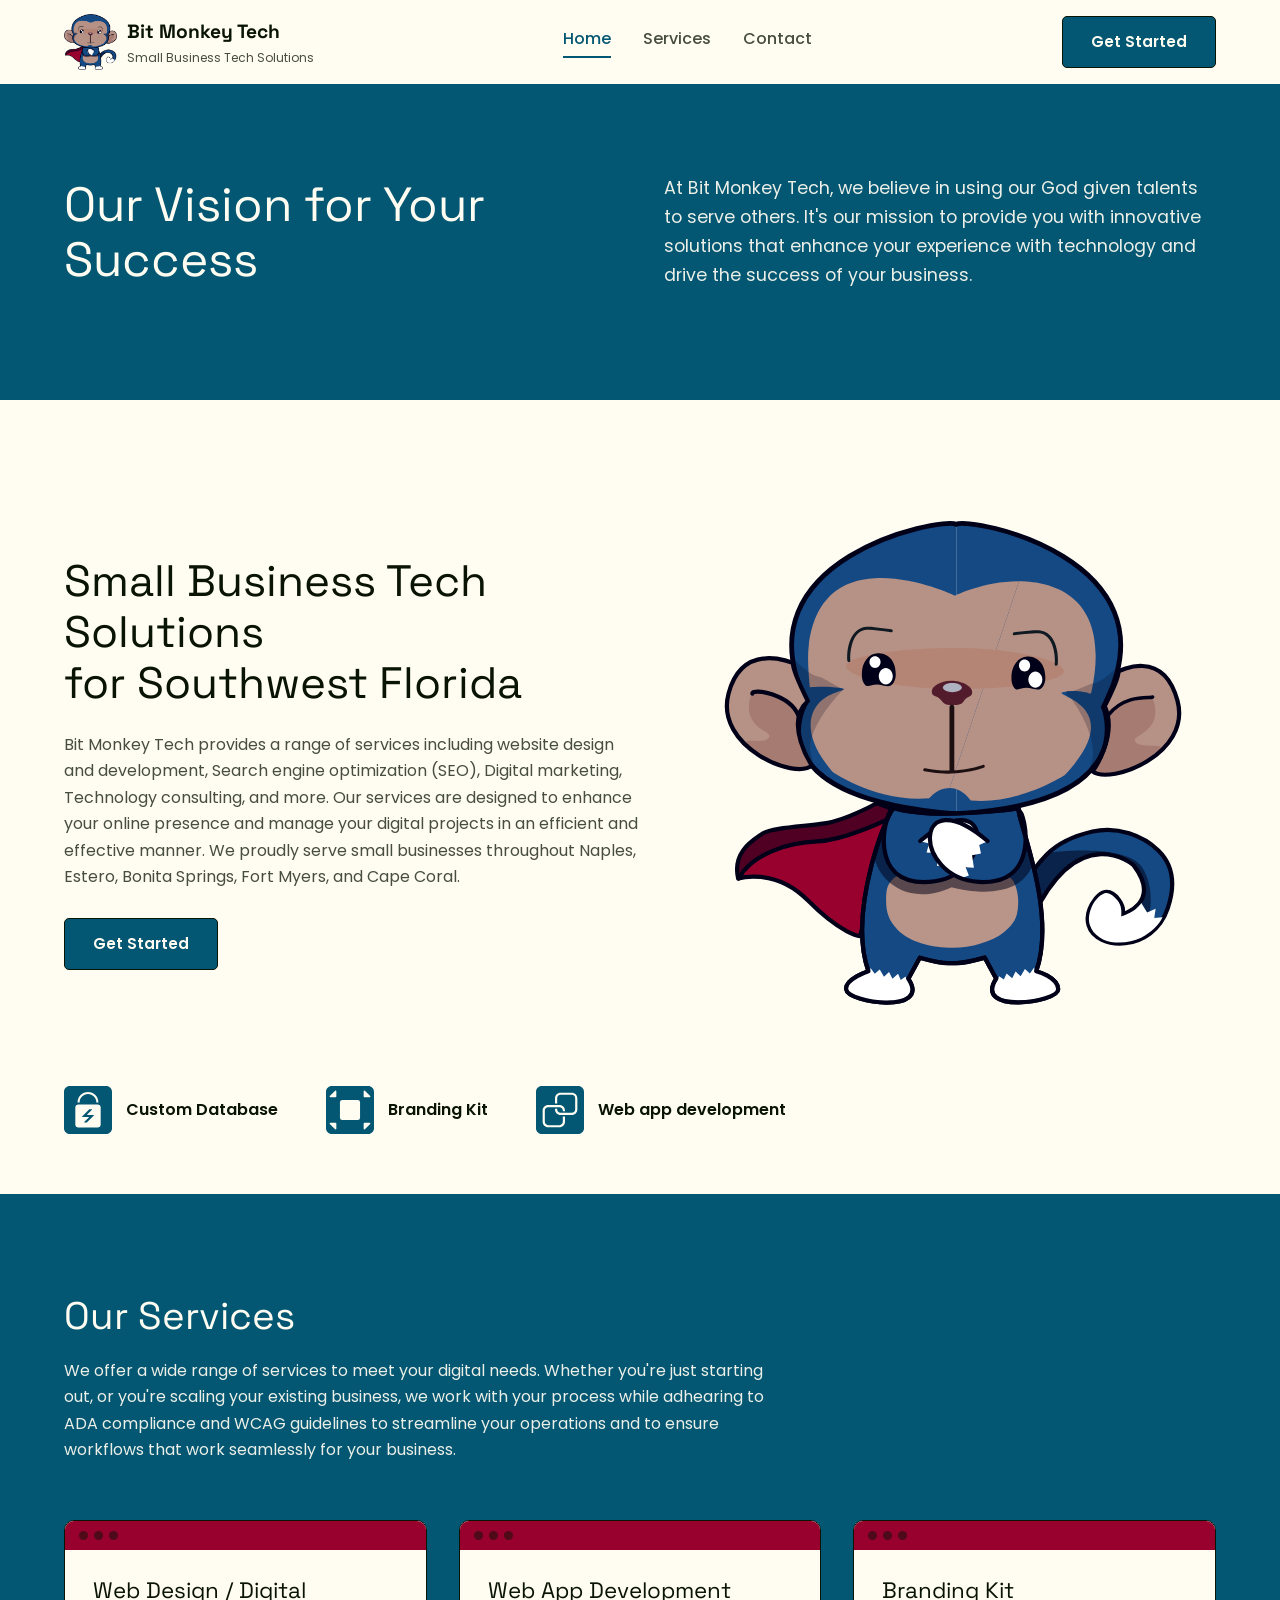
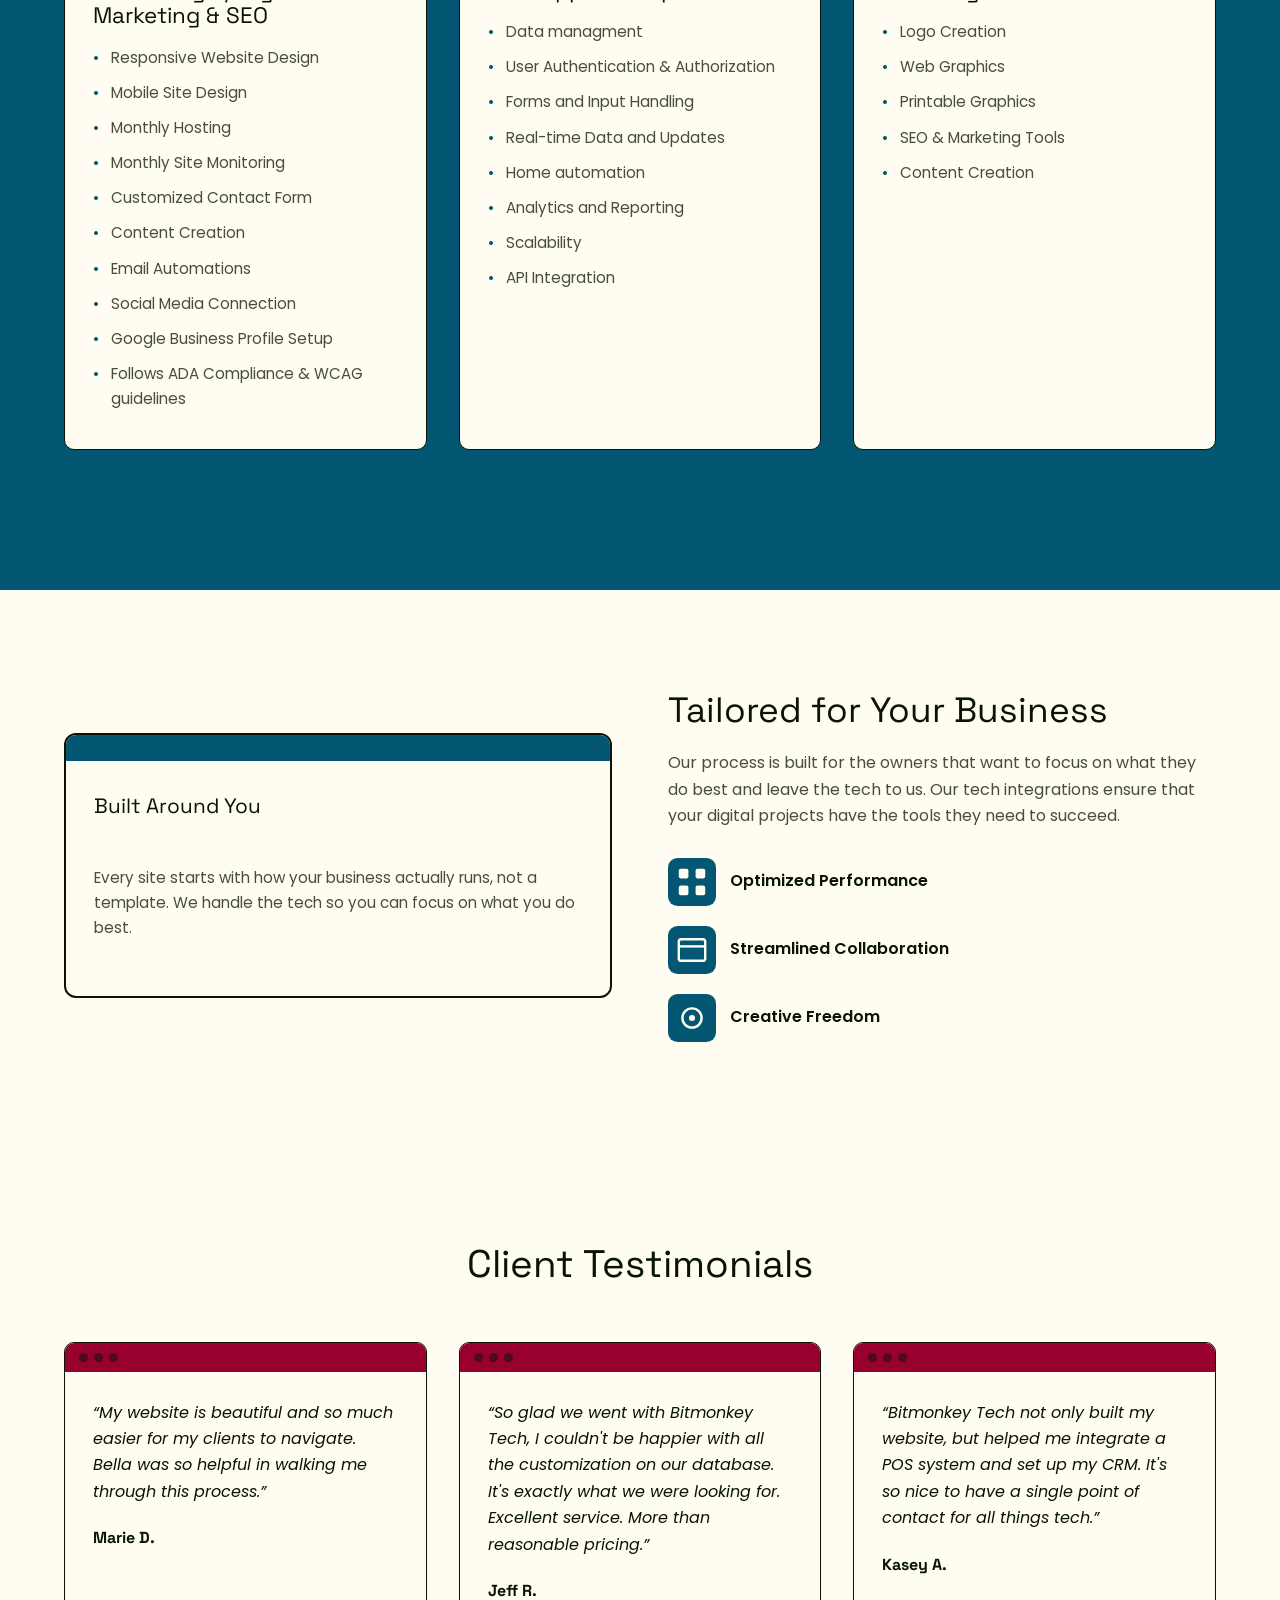
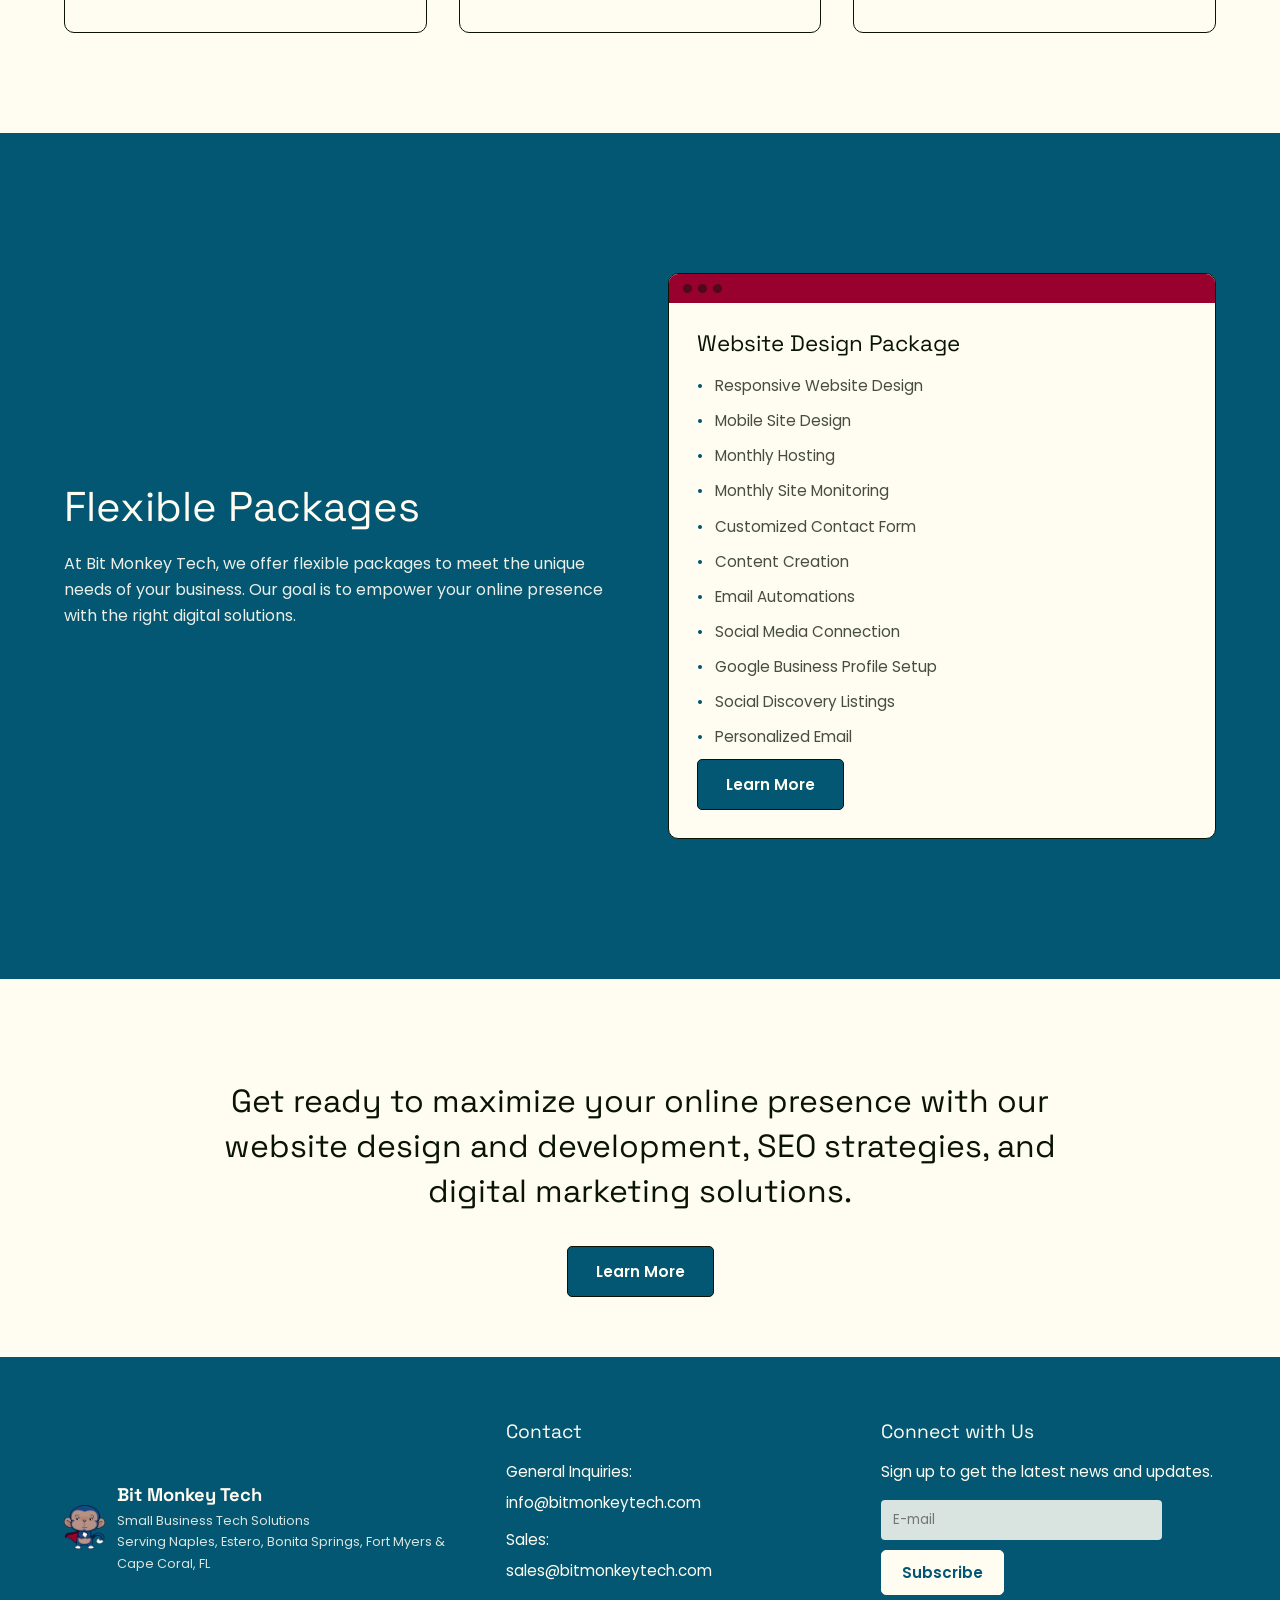
<file: index.html>
<!DOCTYPE html>
<html lang="en">
<head>
<meta charset="UTF-8">
<meta name="viewport" content="width=device-width, initial-scale=1.0">
<title>BitMonkey Tech | Web Design &amp; Marketing in Southwest Florida</title>
<meta name="description" content="Website design, digital marketing, and SEO for small businesses in Naples, Estero, Bonita Springs, Fort Myers, and Cape Coral, FL. No startup fees.">
<link rel="canonical" href="https://bitmonkeytech.com/">
<link rel="icon" href="images/mascot-icon.png">
<meta property="og:type" content="website">
<meta property="og:title" content="BitMonkey Tech | Web Design &amp; Marketing in Southwest Florida">
<meta property="og:description" content="Website design, digital marketing, and SEO for small businesses in Naples, Estero, Bonita Springs, Fort Myers, and Cape Coral, FL. No startup fees.">
<meta property="og:url" content="https://bitmonkeytech.com/">
<meta property="og:image" content="https://bitmonkeytech.com/images/mascot-icon.png">
<meta name="twitter:card" content="summary">
<meta name="twitter:title" content="BitMonkey Tech | Web Design &amp; Marketing in Southwest Florida">
<meta name="twitter:description" content="Website design, digital marketing, and SEO for small businesses in Naples, Estero, Bonita Springs, Fort Myers, and Cape Coral, FL. No startup fees.">
<meta name="twitter:image" content="https://bitmonkeytech.com/images/mascot-icon.png">
<link rel="stylesheet" href="css/style.css">
<script type="application/ld+json">
{
  "@context": "https://schema.org",
  "@type": "ProfessionalService",
  "@id": "https://bitmonkeytech.com/#business",
  "name": "BitMonkey Tech",
  "url": "https://bitmonkeytech.com/",
  "image": "https://bitmonkeytech.com/images/mascot-icon.png",
  "logo": "https://bitmonkeytech.com/images/mascot-icon.png",
  "email": "info@bitmonkeytech.com",
  "description": "Website design, web app development, branding, and digital marketing for small businesses in Southwest Florida.",
  "areaServed": [
    { "@type": "City", "name": "Naples", "containedInPlace": { "@type": "State", "name": "Florida" } },
    { "@type": "City", "name": "Estero", "containedInPlace": { "@type": "State", "name": "Florida" } },
    { "@type": "City", "name": "Bonita Springs", "containedInPlace": { "@type": "State", "name": "Florida" } },
    { "@type": "City", "name": "Fort Myers", "containedInPlace": { "@type": "State", "name": "Florida" } },
    { "@type": "City", "name": "Cape Coral", "containedInPlace": { "@type": "State", "name": "Florida" } }
  ]
}
</script>
</head>
<body>

<header class="site-header">
  <div class="container">
    <a href="index.html" class="logo">
      <img src="images/mascot-icon.png" alt="BitMonkey Tech">
      <span class="logo-text">
        <span class="brand">Bit Monkey Tech</span>
        <span class="tagline">Small Business Tech Solutions</span>
      </span>
    </a>
    <nav class="main-nav">
      <a href="index.html" aria-current="page">Home</a>
      <a href="services.html">Services</a>
      <a href="contact.html">Contact</a>
    </nav>
    <div class="header-actions">
      <a href="contact.html#contact-form" class="btn btn-primary">Get Started</a>
      <button class="menu-toggle" aria-label="Toggle menu" aria-expanded="false">
        <span></span><span></span><span></span>
      </button>
    </div>
  </div>
</header>

<main>

<section class="hero">
  <div class="container">
    <h2>Our Vision for Your Success</h2>
    <p>At Bit Monkey Tech, we believe in using our God given talents to serve others. It's our mission to provide you with innovative solutions that enhance your experience with technology and drive the success of your business.</p>
  </div>
</section>

<section class="intro">
  <div class="container">
    <div class="intro-text">
      <h1>Small Business Tech Solutions<br>for Southwest Florida</h1>
      <p>Bit Monkey Tech provides a range of services including website design and development, Search engine optimization (SEO), Digital marketing, Technology consulting, and more. Our services are designed to enhance your online presence and manage your digital projects in an efficient and effective manner. We proudly serve small businesses throughout Naples, Estero, Bonita Springs, Fort Myers, and Cape Coral.</p>
      <a href="contact.html" class="btn btn-primary">Get Started</a>
    </div>
    <div class="intro-art">
      <img src="images/mascot.svg" alt="BitMonkey Tech superhero mascot">
    </div>
  </div>
  <div class="intro-features">
    <div class="feature-item">
      <span class="icon">
        <svg viewBox="23.5 23.5 153 153" xmlns="http://www.w3.org/2000/svg"><path d="M158.026 23.5H41.974C31.771 23.5 23.5 31.771 23.5 41.974v116.052c0 10.203 8.271 18.474 18.474 18.474h116.052c10.203 0 18.474-8.271 18.474-18.474V41.974c0-10.203-8.271-18.474-18.474-18.474z" fill="#035772"></path><path d="M133.217 75.772h-6.588c0-14.683-11.945-26.629-26.629-26.629S73.37 61.089 73.37 75.772h-6.588c0-18.316 14.901-33.217 33.217-33.217 18.317 0 33.218 14.901 33.218 33.217z" fill="#fffcf2"></path><path d="M130.662 82.431H69.338c-5.391 0-9.762 3.947-9.762 8.816v55.381c0 4.869 4.371 8.816 9.762 8.816h61.324c5.391 0 9.762-3.947 9.762-8.816V91.247c0-4.868-4.371-8.816-9.762-8.816zm-11.973 35.105-22.531 22.335a.907.907 0 0 1-.638.262h-7.143c-.806 0-1.21-.975-.64-1.545l14.823-14.824c.57-.57.167-1.545-.64-1.545H81.934c-.807 0-1.21-.975-.64-1.545l22.812-22.813c-.149-.149 4.855-.124 7.834-.095.802.008 1.196.978.629 1.545l-15.131 15.131c-.57.57-.167 1.545.64 1.545h19.973c.81 0 1.212.979.638 1.549z" fill="#fffcf2"></path></svg>
      </span>
      <span>Custom Database</span>
    </div>
    <div class="feature-item">
      <span class="icon">
        <svg viewBox="23.5 23.5 153 153" xmlns="http://www.w3.org/2000/svg"><path d="M158.026 23.5H41.974C31.771 23.5 23.5 31.771 23.5 41.974v116.052c0 10.203 8.271 18.474 18.474 18.474h116.052c10.203 0 18.474-8.271 18.474-18.474V41.974c0-10.203-8.271-18.474-18.474-18.474z" fill="#035772"></path><path d="M124.325 67.931h-48.65a7.744 7.744 0 0 0-7.744 7.744v48.65a7.744 7.744 0 0 0 7.744 7.744h48.65a7.744 7.744 0 0 0 7.744-7.744v-48.65a7.744 7.744 0 0 0-7.744-7.744z" fill="#fffcf2"></path><path d="M52.596 38.691 35.604 55.684c-1.422 1.422-.415 3.854 1.597 3.854h16.992a2.258 2.258 0 0 0 2.258-2.258V40.288c-.001-2.012-2.433-3.019-3.855-1.597z" fill="#fffcf2"></path><path d="m147.404 38.691 16.992 16.992c1.422 1.422.415 3.854-1.597 3.854h-16.992a2.258 2.258 0 0 1-2.258-2.258V40.288c.001-2.012 2.433-3.019 3.855-1.597z" fill="#fffcf2"></path><path d="m52.596 161.309-16.992-16.992c-1.422-1.422-.415-3.854 1.597-3.854h16.992a2.258 2.258 0 0 1 2.258 2.258v16.992c-.001 2.011-2.433 3.018-3.855 1.596z" fill="#fffcf2"></path><path d="m147.404 161.309 16.992-16.992c1.422-1.422.415-3.854-1.597-3.854h-16.992a2.258 2.258 0 0 0-2.258 2.258v16.992c.001 2.011 2.433 3.018 3.855 1.596z" fill="#fffcf2"></path></svg>
      </span>
      <span>Branding Kit</span>
    </div>
    <div class="feature-item">
      <span class="icon">
        <svg viewBox="23.5 23.5 153 153" xmlns="http://www.w3.org/2000/svg"><path d="M158.026 23.5H41.974C31.771 23.5 23.5 31.771 23.5 41.974v116.052c0 10.203 8.271 18.474 18.474 18.474h116.052c10.203 0 18.474-8.271 18.474-18.474V41.974c0-10.203-8.271-18.474-18.474-18.474z" fill="#035772"></path><path d="M108.942 120.435v17.407c0 5.796-4.716 10.512-10.512 10.512H62.157c-5.796 0-10.512-4.715-10.512-10.512V101.57c0-5.796 4.716-10.512 10.512-10.512H98.43c5.796 0 10.512 4.715 10.512 10.512v2.151h7v-2.151c0-9.656-7.855-17.512-17.512-17.512H62.157c-9.656 0-17.512 7.856-17.512 17.512v36.272c0 9.656 7.855 17.512 17.512 17.512H98.43c9.656 0 17.512-7.856 17.512-17.512v-17.407h-7z" fill="#fffcf2"></path><path d="M137.843 44.646H101.57c-9.656 0-17.512 7.855-17.512 17.511v17.045h7V62.157c0-5.796 4.716-10.511 10.512-10.511h36.272c5.796 0 10.512 4.715 10.512 10.511V98.43c0 5.796-4.716 10.512-10.512 10.512H101.57c-5.796 0-10.512-4.715-10.512-10.512v-2.514h-7v2.514c0 9.656 7.855 17.512 17.512 17.512h36.272c9.656 0 17.512-7.856 17.512-17.512V62.157c0-9.656-7.855-17.511-17.511-17.511z" fill="#fffcf2"></path></svg>
      </span>
      <span>Web app development</span>
    </div>
  </div>
</section>

<section class="services">
  <div class="container">
    <div class="services-header">
      <h2>Our Services</h2>
      <p>We offer a wide range of services to meet your digital needs. Whether you're just starting out, or you're scaling your existing business, we work with your process while adhearing to ADA compliance and WCAG guidelines to streamline your operations and to ensure workflows that work seamlessly for your business.</p>
    </div>
    <div class="card-grid">
      <div class="browser-card">
        <div class="browser-card-bar"><span></span><span></span><span></span></div>
        <div class="browser-card-body">
          <h3>Web Design / Digital Marketing &amp; SEO</h3>
          <ul>
            <li>Responsive Website Design</li>
            <li>Mobile Site Design</li>
            <li>Monthly Hosting</li>
            <li>Monthly Site Monitoring</li>
            <li>Customized Contact Form</li>
            <li>Content Creation</li>
            <li>Email Automations</li>
            <li>Social Media Connection</li>
            <li>Google Business Profile Setup</li>
            <li>Follows ADA Compliance &amp; WCAG guidelines</li>
          </ul>
        </div>
      </div>
      <div class="browser-card">
        <div class="browser-card-bar"><span></span><span></span><span></span></div>
        <div class="browser-card-body">
          <h3>Web App Development</h3>
          <ul>
            <li>Data managment</li>
            <li>User Authentication &amp; Authorization</li>
            <li>Forms and Input Handling</li>
            <li>Real-time Data and Updates</li>
            <li>Home automation</li>
            <li>Analytics and Reporting</li>
            <li>Scalability</li>
            <li>API Integration</li>
          </ul>
        </div>
      </div>
      <div class="browser-card">
        <div class="browser-card-bar"><span></span><span></span><span></span></div>
        <div class="browser-card-body">
          <h3>Branding Kit</h3>
          <ul>
            <li>Logo Creation</li>
            <li>Web Graphics</li>
            <li>Printable Graphics</li>
            <li>SEO &amp; Marketing Tools</li>
            <li>Content Creation</li>
          </ul>
        </div>
      </div>
    </div>
  </div>
</section>

<section class="tailored">
  <div class="container">
    <div class="tailored-art">
      <div class="tailored-art-bar"></div>
      <div class="tailored-art-body">
        <p class="tailored-art-title">Built Around You</p>
        <p class="tailored-art-desc">Every site starts with how your business actually runs, not a template. We handle the tech so you can focus on what you do best.</p>
      </div>
    </div>
    <div class="tailored-text">
      <h2>Tailored for Your Business</h2>
      <p>Our process is built for the owners that want to focus on what they do best and leave the tech to us. Our tech integrations ensure that your digital projects have the tools they need to succeed.</p>
      <div class="tailored-features">
        <div class="feature-item">
          <span class="icon">
            <svg viewBox="0 0 40 40" xmlns="http://www.w3.org/2000/svg"><rect width="40" height="40" rx="8" fill="#035772"/><g fill="#fffcf2"><rect x="9" y="9" width="8" height="8" rx="1.5"/><rect x="23" y="9" width="8" height="8" rx="1.5"/><rect x="9" y="23" width="8" height="8" rx="1.5"/><rect x="23" y="23" width="8" height="8" rx="1.5"/></g></svg>
          </span>
          <span>Optimized Performance</span>
        </div>
        <div class="feature-item">
          <span class="icon">
            <svg viewBox="0 0 40 40" xmlns="http://www.w3.org/2000/svg"><rect width="40" height="40" rx="8" fill="#035772"/><rect x="9" y="11" width="22" height="18" rx="2" fill="none" stroke="#fffcf2" stroke-width="2"/><line x1="9" y1="17" x2="31" y2="17" stroke="#fffcf2" stroke-width="2"/></svg>
          </span>
          <span>Streamlined Collaboration</span>
        </div>
        <div class="feature-item">
          <span class="icon">
            <svg viewBox="0 0 40 40" xmlns="http://www.w3.org/2000/svg"><rect width="40" height="40" rx="8" fill="#035772"/><circle cx="20" cy="20" r="8" fill="none" stroke="#fffcf2" stroke-width="2"/><circle cx="20" cy="20" r="2.5" fill="#fffcf2"/></svg>
          </span>
          <span>Creative Freedom</span>
        </div>
      </div>
    </div>
  </div>
</section>

<section class="testimonials">
  <div class="container">
    <h2>Client Testimonials</h2>
    <div class="card-grid">
      <div class="browser-card testimonial-card">
        <div class="browser-card-bar"><span></span><span></span><span></span></div>
        <div class="browser-card-body">
          <p>&ldquo;My website is beautiful and so much easier for my clients to navigate. Bella was so helpful in walking me through this process.&rdquo;</p>
          <cite>Marie D.</cite>
        </div>
      </div>
      <div class="browser-card testimonial-card">
        <div class="browser-card-bar"><span></span><span></span><span></span></div>
        <div class="browser-card-body">
          <p>&ldquo;So glad we went with Bitmonkey Tech, I couldn't be happier with all the customization on our database. It's exactly what we were looking for. Excellent service. More than reasonable pricing.&rdquo;</p>
          <cite>Jeff R.</cite>
        </div>
      </div>
      <div class="browser-card testimonial-card">
        <div class="browser-card-bar"><span></span><span></span><span></span></div>
        <div class="browser-card-body">
          <p>&ldquo;Bitmonkey Tech not only built my website, but helped me integrate a POS system and set up my CRM. It's so nice to have a single point of contact for all things tech.&rdquo;</p>
          <cite>Kasey A.</cite>
        </div>
      </div>
    </div>
  </div>
</section>

<section class="packages wave-top">
  <div class="container">
    <div class="packages-text">
      <h2>Flexible Packages</h2>
      <p>At Bit Monkey Tech, we offer flexible packages to meet the unique needs of your business. Our goal is to empower your online presence with the right digital solutions.</p>
    </div>
    <div class="browser-card">
      <div class="browser-card-bar"><span></span><span></span><span></span></div>
      <div class="browser-card-body">
        <h3>Website Design Package</h3>
        <ul>
          <li>Responsive Website Design</li>
          <li>Mobile Site Design</li>
          <li>Monthly Hosting</li>
          <li>Monthly Site Monitoring</li>
          <li>Customized Contact Form</li>
          <li>Content Creation</li>
          <li>Email Automations</li>
          <li>Social Media Connection</li>
          <li>Google Business Profile Setup</li>
          <li>Social Discovery Listings</li>
          <li>Personalized Email</li>
        </ul>
        <a href="services.html" class="btn btn-primary">Learn More</a>
      </div>
    </div>
  </div>
</section>

<section class="cta-statement">
  <div class="container">
    <h2>Get ready to maximize your online presence with our website design and development, SEO strategies, and digital marketing solutions.</h2>
    <a href="services.html" class="btn btn-primary">Learn More</a>
  </div>
</section>

</main>

<footer class="site-footer">
  <div class="container">
    <div class="footer-grid">
      <div class="footer-brand">
        <img src="images/mascot-icon.png" alt="BitMonkey Tech">
        <span class="logo-text">
          <span class="brand">Bit Monkey Tech</span>
          <span class="tagline">Small Business Tech Solutions</span>
          <span class="tagline">Serving Naples, Estero, Bonita Springs, Fort Myers &amp; Cape Coral, FL</span>
        </span>
      </div>
      <div>
        <h3>Contact</h3>
        <p>General Inquiries:</p>
        <a href="mailto:info@bitmonkeytech.com">info@bitmonkeytech.com</a>
        <p style="margin-top:12px;">Sales:</p>
        <a href="mailto:sales@bitmonkeytech.com">sales@bitmonkeytech.com</a>
      </div>
      <div>
        <h3>Connect with Us</h3>
        <p>Sign up to get the latest news and updates.</p>
        <form class="footer-form js-form">
          <input type="hidden" name="form_name" value="Newsletter Signup">
          <input type="text" name="_gotcha" tabindex="-1" autocomplete="off" aria-hidden="true" style="position:absolute;left:-9999px">
          <input type="email" name="email" placeholder="E-mail" aria-label="Email" required>
          <button type="submit" class="btn">Subscribe</button>
          <p class="form-status" aria-live="polite"></p>
        </form>
      </div>
    </div>
  </div>
</footer>

<script src="js/main.js"></script>
</body>
</html>
</file>
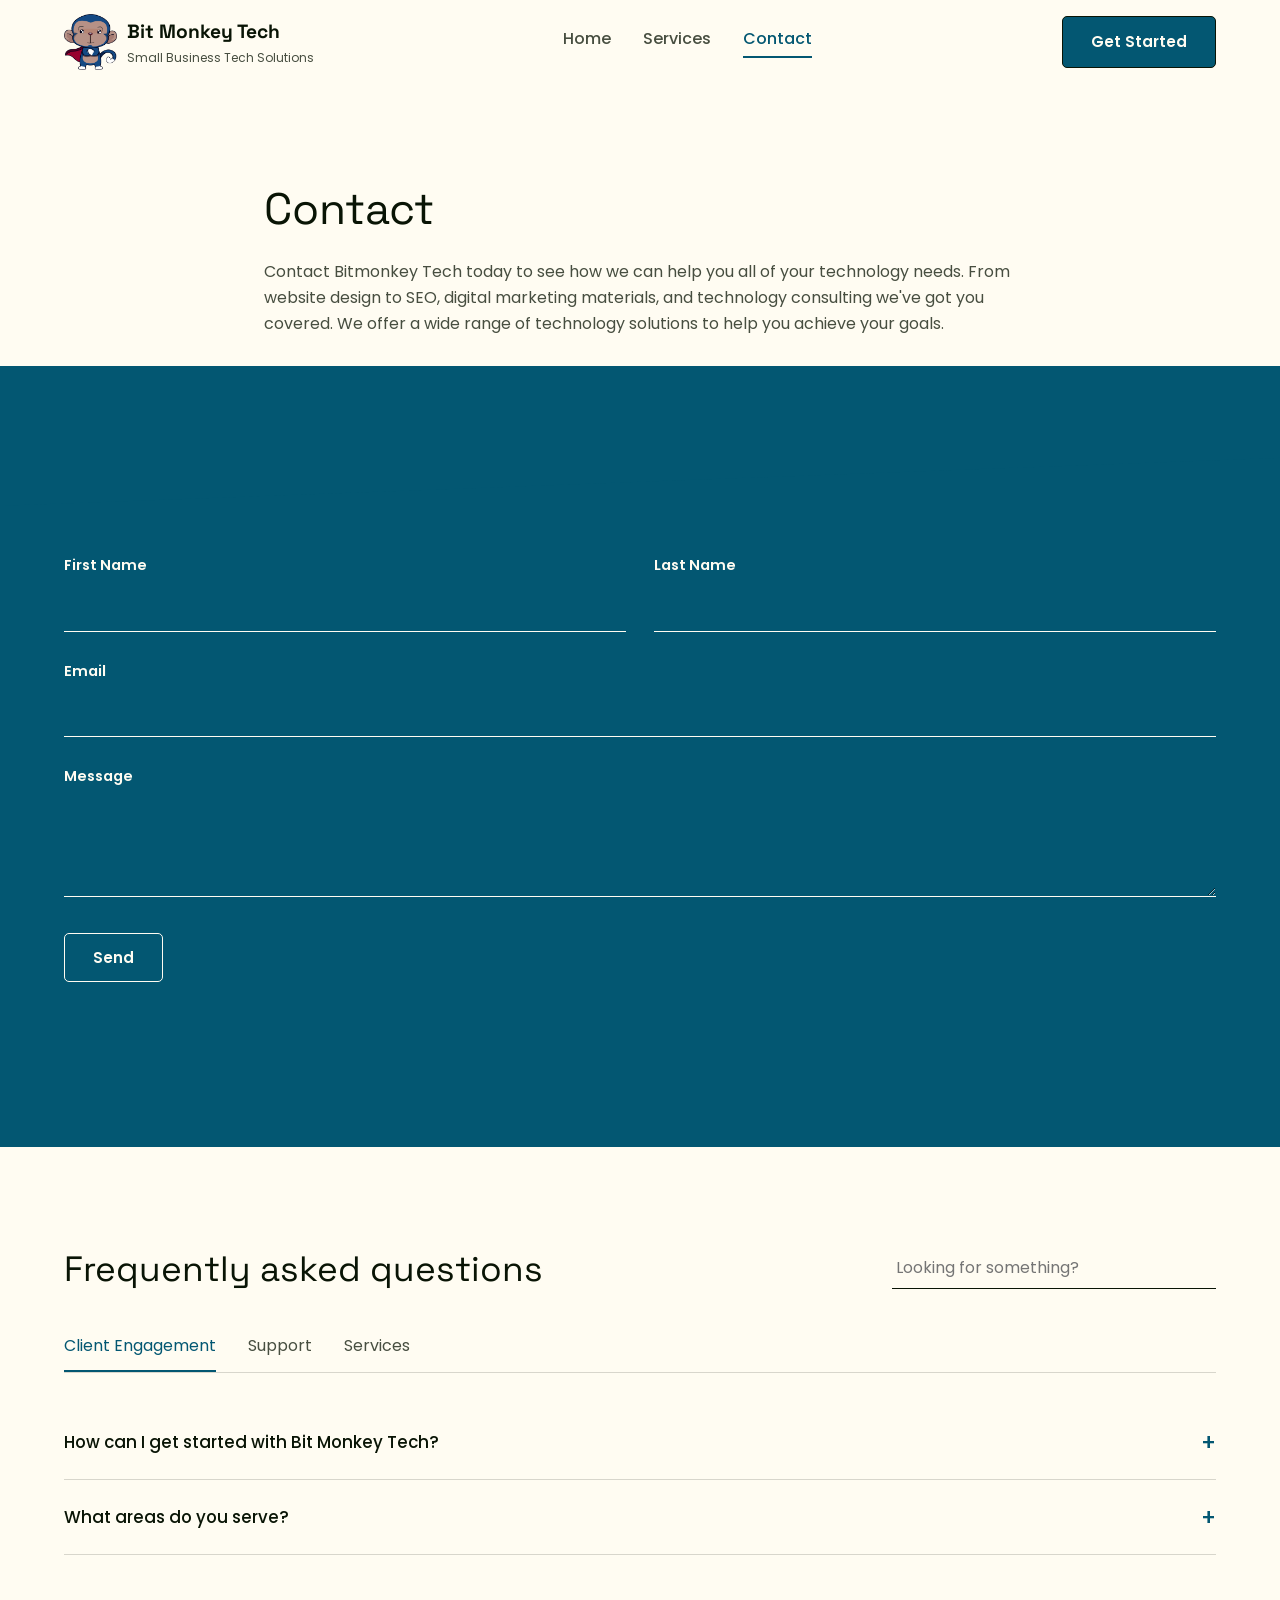
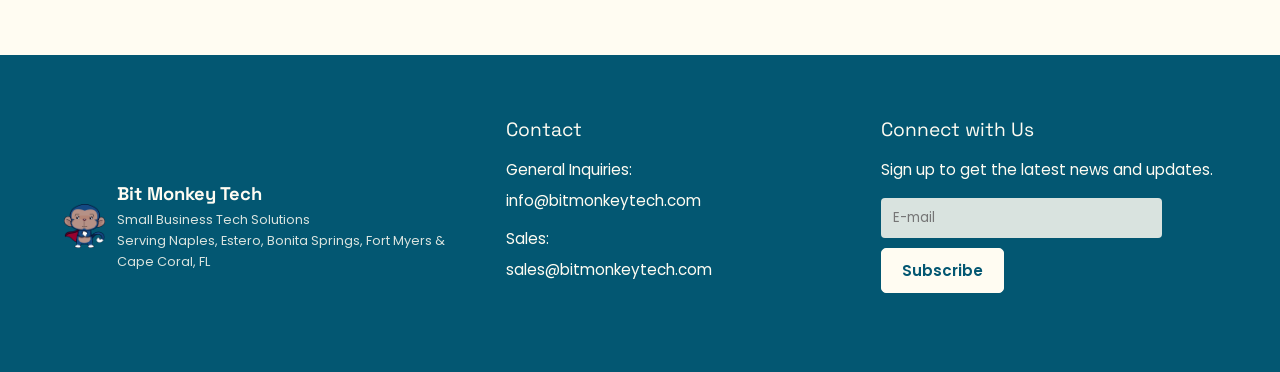
<file: contact.html>
<!DOCTYPE html>
<html lang="en">
<head>
<meta charset="UTF-8">
<meta name="viewport" content="width=device-width, initial-scale=1.0">
<title>Contact Us | BitMonkey Tech - Southwest Florida</title>
<meta name="description" content="Get in touch with BitMonkey Tech to start your website, branding, or digital marketing project in Naples, Estero, Bonita Springs, Fort Myers, or Cape Coral, FL.">
<link rel="canonical" href="https://bitmonkeytech.com/contact.html">
<link rel="icon" href="images/mascot-icon.png">
<meta property="og:type" content="website">
<meta property="og:title" content="Contact Us | BitMonkey Tech - Southwest Florida">
<meta property="og:description" content="Get in touch with BitMonkey Tech to start your website, branding, or digital marketing project in Naples, Estero, Bonita Springs, Fort Myers, or Cape Coral, FL.">
<meta property="og:url" content="https://bitmonkeytech.com/contact.html">
<meta property="og:image" content="https://bitmonkeytech.com/images/mascot-icon.png">
<meta name="twitter:card" content="summary">
<meta name="twitter:title" content="Contact Us | BitMonkey Tech - Southwest Florida">
<meta name="twitter:description" content="Get in touch with BitMonkey Tech to start your website, branding, or digital marketing project in Naples, Estero, Bonita Springs, Fort Myers, or Cape Coral, FL.">
<meta name="twitter:image" content="https://bitmonkeytech.com/images/mascot-icon.png">
<link rel="stylesheet" href="css/style.css">
<script type="application/ld+json">
{
  "@context": "https://schema.org",
  "@type": "ProfessionalService",
  "@id": "https://bitmonkeytech.com/#business",
  "name": "BitMonkey Tech",
  "url": "https://bitmonkeytech.com/",
  "image": "https://bitmonkeytech.com/images/mascot-icon.png",
  "logo": "https://bitmonkeytech.com/images/mascot-icon.png",
  "email": "info@bitmonkeytech.com",
  "description": "Website design, web app development, branding, and digital marketing for small businesses in Southwest Florida.",
  "areaServed": [
    { "@type": "City", "name": "Naples", "containedInPlace": { "@type": "State", "name": "Florida" } },
    { "@type": "City", "name": "Estero", "containedInPlace": { "@type": "State", "name": "Florida" } },
    { "@type": "City", "name": "Bonita Springs", "containedInPlace": { "@type": "State", "name": "Florida" } },
    { "@type": "City", "name": "Fort Myers", "containedInPlace": { "@type": "State", "name": "Florida" } },
    { "@type": "City", "name": "Cape Coral", "containedInPlace": { "@type": "State", "name": "Florida" } }
  ]
}
</script>
</head>
<body>

<header class="site-header">
  <div class="container">
    <a href="index.html" class="logo">
      <img src="images/mascot-icon.png" alt="BitMonkey Tech">
      <span class="logo-text">
        <span class="brand">Bit Monkey Tech</span>
        <span class="tagline">Small Business Tech Solutions</span>
      </span>
    </a>
    <nav class="main-nav">
      <a href="index.html">Home</a>
      <a href="services.html">Services</a>
      <a href="contact.html" aria-current="page">Contact</a>
    </nav>
    <div class="header-actions">
      <a href="#contact-form" class="btn btn-primary">Get Started</a>
      <button class="menu-toggle" aria-label="Toggle menu" aria-expanded="false">
        <span></span><span></span><span></span>
      </button>
    </div>
  </div>
</header>

<main>

<section class="intro" style="padding-bottom: 0;">
  <div class="container" style="grid-template-columns: 1fr; max-width: 800px;">
    <div>
      <h1>Contact</h1>
      <p>Contact Bitmonkey Tech today to see how we can help you all of your technology needs. From website design to SEO, digital marketing materials, and technology consulting we've got you covered. We offer a wide range of technology solutions to help you achieve your goals.</p>
    </div>
  </div>
</section>

<section id="contact-form" class="form-section on-teal wave-top">
  <div class="container">
    <form class="form-grid js-form">
      <input type="hidden" name="form_name" value="Contact Form">
      <input type="text" name="_gotcha" tabindex="-1" autocomplete="off" aria-hidden="true" style="position:absolute;left:-9999px">
      <div class="form-field">
        <label for="c-first-name">First Name</label>
        <input type="text" id="c-first-name" name="first-name">
      </div>
      <div class="form-field">
        <label for="c-last-name">Last Name</label>
        <input type="text" id="c-last-name" name="last-name">
      </div>
      <div class="form-field full">
        <label for="c-email">Email</label>
        <input type="email" id="c-email" name="email" required>
      </div>
      <div class="form-field full">
        <label for="c-message">Message</label>
        <textarea id="c-message" name="message"></textarea>
      </div>
      <button type="submit" class="btn btn-outline">Send</button>
      <p class="form-status" aria-live="polite"></p>
    </form>
  </div>
</section>

<section class="faq">
  <div class="container">
    <div class="faq-header">
      <h2>Frequently asked questions</h2>
      <input type="search" class="faq-search" placeholder="Looking for something?">
    </div>
    <div class="faq-tabs" role="tablist">
      <button class="faq-tab" role="tab" aria-selected="true" data-tab="panel-client">Client Engagement</button>
      <button class="faq-tab" role="tab" aria-selected="false" data-tab="panel-support">Support</button>
      <button class="faq-tab" role="tab" aria-selected="false" data-tab="panel-services">Services</button>
    </div>

    <div class="faq-panel active" id="panel-client">
      <div class="faq-item">
        <button class="faq-question">How can I get started with Bit Monkey Tech?</button>
        <div class="faq-answer">
          <p>To get started, you can reach out to us through our general or sales email addresses. We will discuss your needs and tailor a package that suits your business requirements.</p>
        </div>
      </div>
      <div class="faq-item">
        <button class="faq-question">What areas do you serve?</button>
        <div class="faq-answer">
          <p>We proudly serve small businesses throughout Southwest Florida, including Naples, Estero, Bonita Springs, Fort Myers, and Cape Coral.</p>
        </div>
      </div>
    </div>

    <div class="faq-panel" id="panel-support">
      <div class="faq-item">
        <button class="faq-question">Do you offer support for non-profits?</button>
        <div class="faq-answer">
          <p>Yes, we are committed to supporting our community and offer technology assistance to local non-profits to help them achieve their goals.</p>
        </div>
      </div>
    </div>

    <div class="faq-panel" id="panel-services">
      <div class="faq-item">
        <button class="faq-question">What technology solutions do you offer for small businesses?</button>
        <div class="faq-answer">
          <p>We offer a range of technology solutions including website design, SEO, digital marketing, and technology consulting tailored to meet the unique needs of small businesses.</p>
        </div>
      </div>
    </div>
  </div>
</section>

</main>

<footer class="site-footer">
  <div class="container">
    <div class="footer-grid">
      <div class="footer-brand">
        <img src="images/mascot-icon.png" alt="BitMonkey Tech">
        <span class="logo-text">
          <span class="brand">Bit Monkey Tech</span>
          <span class="tagline">Small Business Tech Solutions</span>
          <span class="tagline">Serving Naples, Estero, Bonita Springs, Fort Myers &amp; Cape Coral, FL</span>
        </span>
      </div>
      <div>
        <h3>Contact</h3>
        <p>General Inquiries:</p>
        <a href="mailto:info@bitmonkeytech.com">info@bitmonkeytech.com</a>
        <p style="margin-top:12px;">Sales:</p>
        <a href="mailto:sales@bitmonkeytech.com">sales@bitmonkeytech.com</a>
      </div>
      <div>
        <h3>Connect with Us</h3>
        <p>Sign up to get the latest news and updates.</p>
        <form class="footer-form js-form">
          <input type="hidden" name="form_name" value="Newsletter Signup">
          <input type="text" name="_gotcha" tabindex="-1" autocomplete="off" aria-hidden="true" style="position:absolute;left:-9999px">
          <input type="email" name="email" placeholder="E-mail" aria-label="Email" required>
          <button type="submit" class="btn">Subscribe</button>
          <p class="form-status" aria-live="polite"></p>
        </form>
      </div>
    </div>
  </div>
</footer>

<script src="js/main.js"></script>
</body>
</html>
</file>
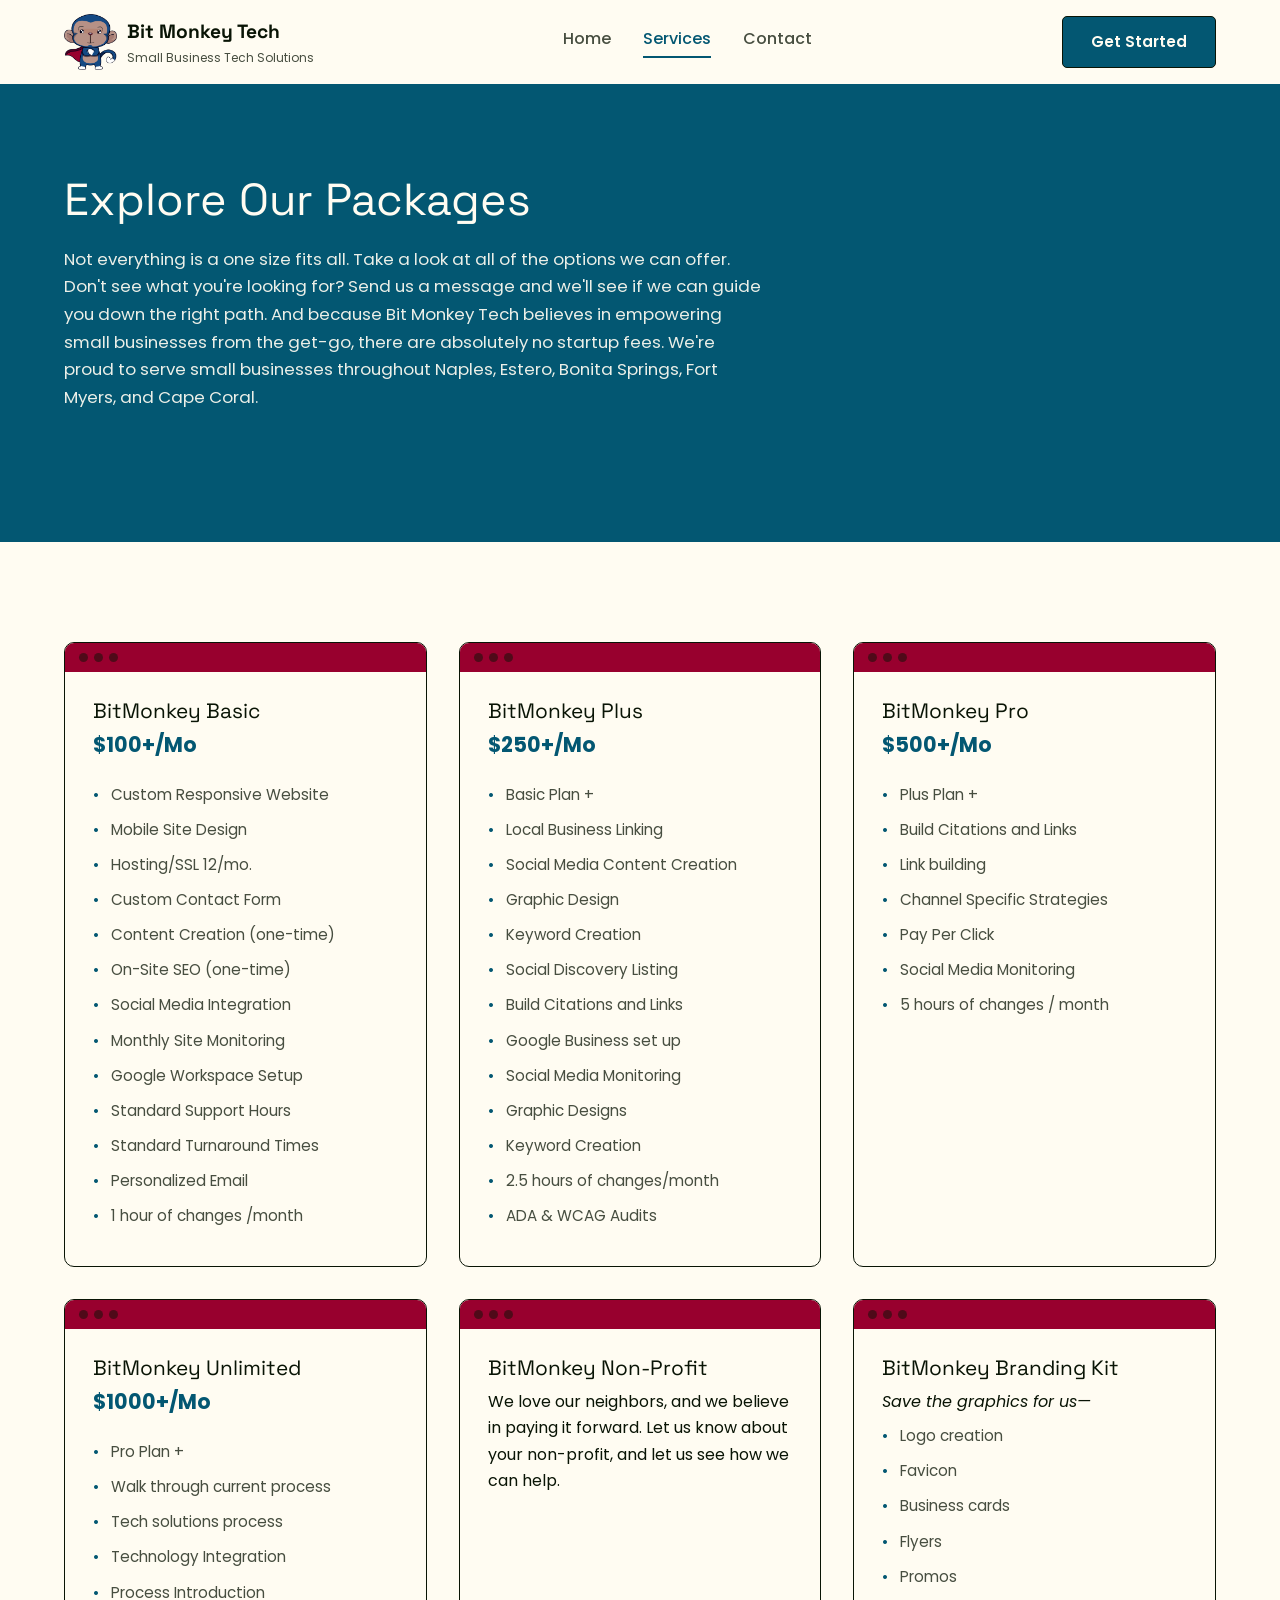
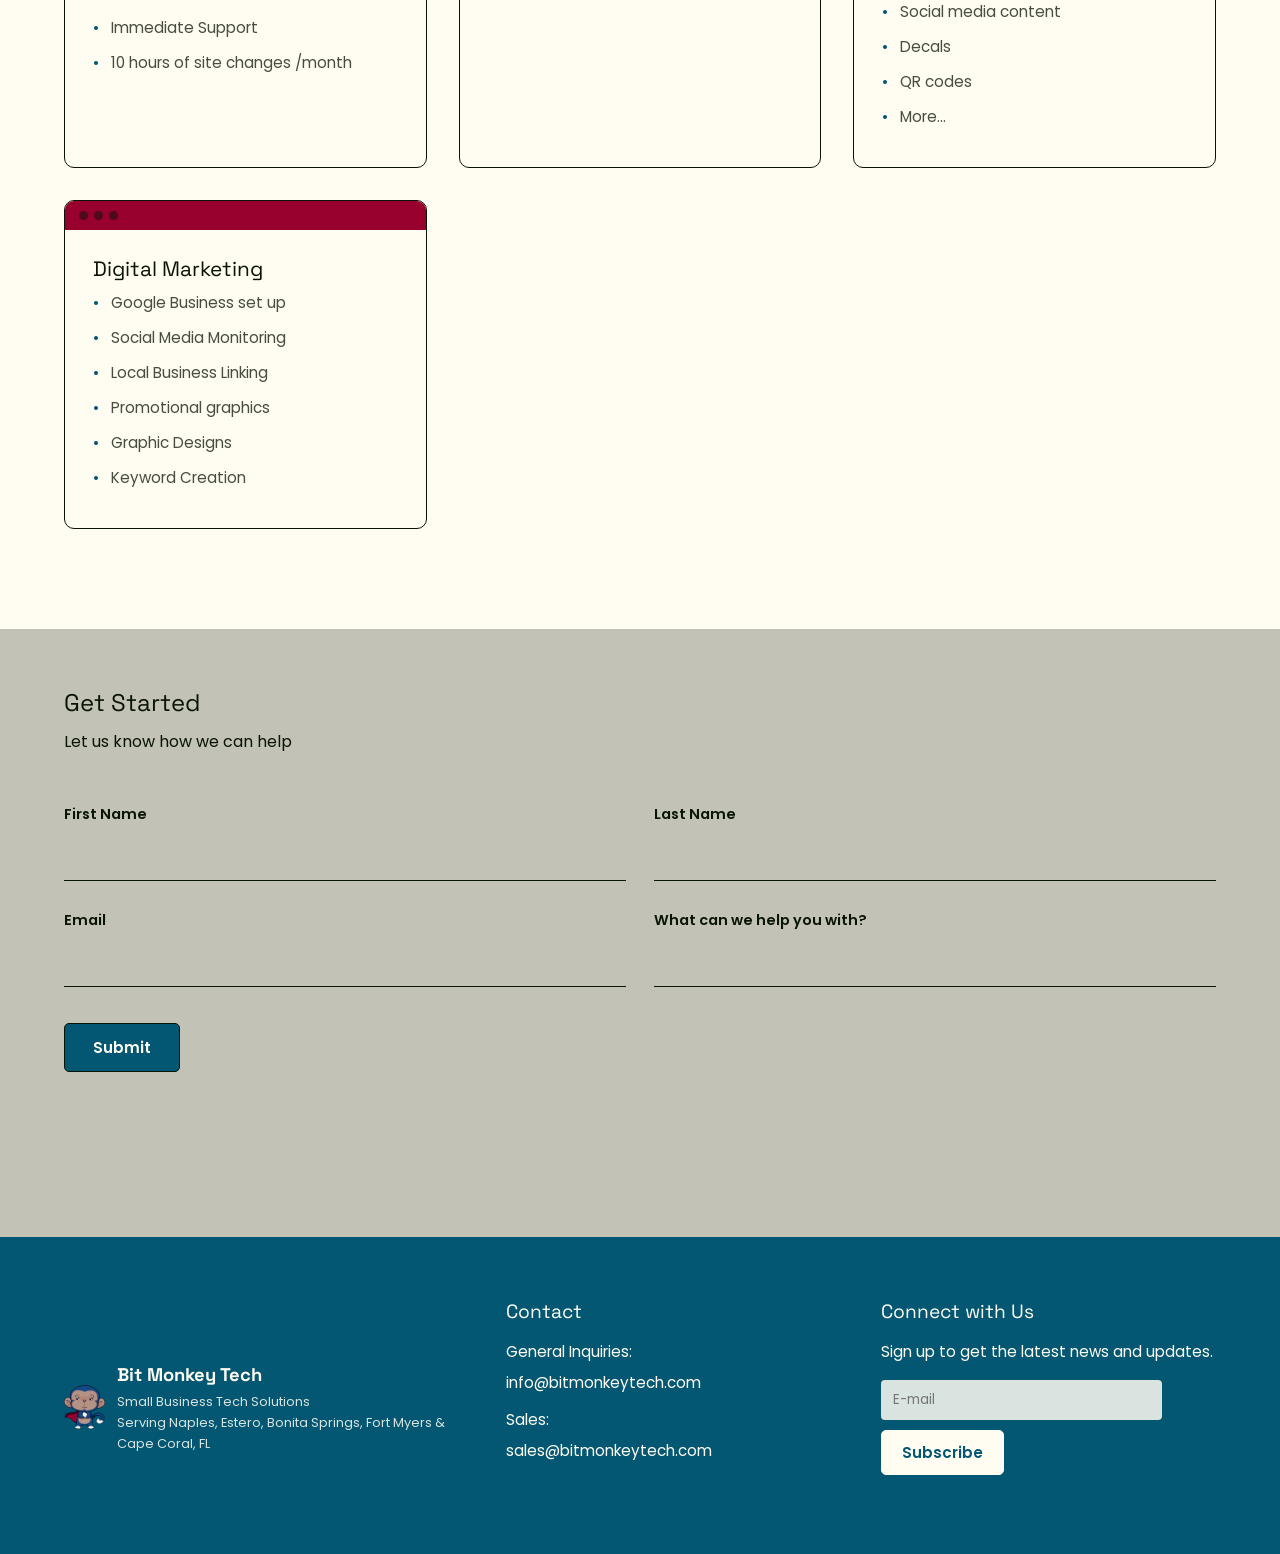
<file: services.html>
<!DOCTYPE html>
<html lang="en">
<head>
<meta charset="UTF-8">
<meta name="viewport" content="width=device-width, initial-scale=1.0">
<title>Services &amp; Pricing | BitMonkey Tech - Southwest Florida</title>
<meta name="description" content="Explore BitMonkey Tech's website design, web app, branding, and digital marketing packages for Naples, Estero, Bonita Springs, Fort Myers &amp; Cape Coral, FL -- no startup fees.">
<link rel="canonical" href="https://bitmonkeytech.com/services.html">
<link rel="icon" href="images/mascot-icon.png">
<meta property="og:type" content="website">
<meta property="og:title" content="Services &amp; Pricing | BitMonkey Tech - Southwest Florida">
<meta property="og:description" content="Explore BitMonkey Tech's website design, web app, branding, and digital marketing packages for Naples, Estero, Bonita Springs, Fort Myers &amp; Cape Coral, FL -- no startup fees.">
<meta property="og:url" content="https://bitmonkeytech.com/services.html">
<meta property="og:image" content="https://bitmonkeytech.com/images/mascot-icon.png">
<meta name="twitter:card" content="summary">
<meta name="twitter:title" content="Services &amp; Pricing | BitMonkey Tech - Southwest Florida">
<meta name="twitter:description" content="Explore BitMonkey Tech's website design, web app, branding, and digital marketing packages for Naples, Estero, Bonita Springs, Fort Myers &amp; Cape Coral, FL -- no startup fees.">
<meta name="twitter:image" content="https://bitmonkeytech.com/images/mascot-icon.png">
<link rel="stylesheet" href="css/style.css">
<script type="application/ld+json">
{
  "@context": "https://schema.org",
  "@type": "ProfessionalService",
  "@id": "https://bitmonkeytech.com/#business",
  "name": "BitMonkey Tech",
  "url": "https://bitmonkeytech.com/",
  "image": "https://bitmonkeytech.com/images/mascot-icon.png",
  "logo": "https://bitmonkeytech.com/images/mascot-icon.png",
  "email": "info@bitmonkeytech.com",
  "description": "Website design, web app development, branding, and digital marketing for small businesses in Southwest Florida.",
  "areaServed": [
    { "@type": "City", "name": "Naples", "containedInPlace": { "@type": "State", "name": "Florida" } },
    { "@type": "City", "name": "Estero", "containedInPlace": { "@type": "State", "name": "Florida" } },
    { "@type": "City", "name": "Bonita Springs", "containedInPlace": { "@type": "State", "name": "Florida" } },
    { "@type": "City", "name": "Fort Myers", "containedInPlace": { "@type": "State", "name": "Florida" } },
    { "@type": "City", "name": "Cape Coral", "containedInPlace": { "@type": "State", "name": "Florida" } }
  ]
}
</script>
</head>
<body>

<header class="site-header">
  <div class="container">
    <a href="index.html" class="logo">
      <img src="images/mascot-icon.png" alt="BitMonkey Tech">
      <span class="logo-text">
        <span class="brand">Bit Monkey Tech</span>
        <span class="tagline">Small Business Tech Solutions</span>
      </span>
    </a>
    <nav class="main-nav">
      <a href="index.html">Home</a>
      <a href="services.html" aria-current="page">Services</a>
      <a href="contact.html">Contact</a>
    </nav>
    <div class="header-actions">
      <a href="contact.html#contact-form" class="btn btn-primary">Get Started</a>
      <button class="menu-toggle" aria-label="Toggle menu" aria-expanded="false">
        <span></span><span></span><span></span>
      </button>
    </div>
  </div>
</header>

<main>

<section class="page-hero">
  <div class="container">
    <h1>Explore Our Packages</h1>
    <p>Not everything is a one size fits all. Take a look at all of the options we can offer. Don't see what you're looking for? Send us a message and we'll see if we can guide you down the right path. And because Bit Monkey Tech believes in empowering small businesses from the get-go, there are absolutely no startup fees. We're proud to serve small businesses throughout Naples, Estero, Bonita Springs, Fort Myers, and Cape Coral.</p>
  </div>
</section>

<section class="pricing-section">
  <div class="container">
    <div class="pricing-grid">

      <div class="browser-card">
        <div class="browser-card-bar"><span></span><span></span><span></span></div>
        <div class="browser-card-body">
          <h3>BitMonkey Basic</h3>
          <span class="price">$100+/Mo</span>
          <ul>
            <li>Custom Responsive Website</li>
            <li>Mobile Site Design</li>
            <li>Hosting/SSL 12/mo.</li>
            <li>Custom Contact Form</li>
            <li>Content Creation (one-time)</li>
            <li>On-Site SEO (one-time)</li>
            <li>Social Media Integration</li>
            <li>Monthly Site Monitoring</li>
            <li>Google Workspace Setup</li>
            <li>Standard Support Hours</li>
            <li>Standard Turnaround Times</li>
            <li>Personalized Email</li>
            <li>1 hour of changes /month</li>
          </ul>
        </div>
      </div>

      <div class="browser-card">
        <div class="browser-card-bar"><span></span><span></span><span></span></div>
        <div class="browser-card-body">
          <h3>BitMonkey Plus</h3>
          <span class="price">$250+/Mo</span>
          <ul>
            <li>Basic Plan +</li>
            <li>Local Business Linking</li>
            <li>Social Media Content Creation</li>
            <li>Graphic Design</li>
            <li>Keyword Creation</li>
            <li>Social Discovery Listing</li>
            <li>Build Citations and Links</li>
            <li>Google Business set up</li>
            <li>Social Media Monitoring</li>
            <li>Graphic Designs</li>
            <li>Keyword Creation</li>
            <li>2.5 hours of changes/month</li>
            <li>ADA &amp; WCAG Audits</li>
          </ul>
        </div>
      </div>

      <div class="browser-card">
        <div class="browser-card-bar"><span></span><span></span><span></span></div>
        <div class="browser-card-body">
          <h3>BitMonkey Pro</h3>
          <span class="price">$500+/Mo</span>
          <ul>
            <li>Plus Plan +</li>
            <li>Build Citations and Links</li>
            <li>Link building</li>
            <li>Channel Specific Strategies</li>
            <li>Pay Per Click</li>
            <li>Social Media Monitoring</li>
            <li>5 hours of changes / month</li>
          </ul>
        </div>
      </div>

      <div class="browser-card">
        <div class="browser-card-bar"><span></span><span></span><span></span></div>
        <div class="browser-card-body">
          <h3>BitMonkey Unlimited</h3>
          <span class="price">$1000+/Mo</span>
          <ul>
            <li>Pro Plan +</li>
            <li>Walk through current process</li>
            <li>Tech solutions process</li>
            <li>Technology Integration</li>
            <li>Process Introduction</li>
            <li>Immediate Support</li>
            <li>10 hours of site changes /month</li>
          </ul>
        </div>
      </div>

      <div class="browser-card">
        <div class="browser-card-bar"><span></span><span></span><span></span></div>
        <div class="browser-card-body">
          <h3>BitMonkey Non-Profit</h3>
          <p style="margin-top:8px;">We love our neighbors, and we believe in paying it forward. Let us know about your non-profit, and let us see how we can help.</p>
        </div>
      </div>

      <div class="browser-card">
        <div class="browser-card-bar"><span></span><span></span><span></span></div>
        <div class="browser-card-body">
          <h3>BitMonkey Branding Kit</h3>
          <p style="margin-top:8px; font-style: italic;">Save the graphics for us&mdash;</p>
          <ul style="margin-top:8px;">
            <li>Logo creation</li>
            <li>Favicon</li>
            <li>Business cards</li>
            <li>Flyers</li>
            <li>Promos</li>
            <li>Social media content</li>
            <li>Decals</li>
            <li>QR codes</li>
            <li>More...</li>
          </ul>
        </div>
      </div>

      <div class="browser-card">
        <div class="browser-card-bar"><span></span><span></span><span></span></div>
        <div class="browser-card-body">
          <h3>Digital Marketing</h3>
          <ul style="margin-top:8px;">
            <li>Google Business set up</li>
            <li>Social Media Monitoring</li>
            <li>Local Business Linking</li>
            <li>Promotional graphics</li>
            <li>Graphic Designs</li>
            <li>Keyword Creation</li>
          </ul>
        </div>
      </div>

    </div>
  </div>
</section>

<section class="form-section" style="background:var(--color-olive); color: var(--color-dark);">
  <div class="container">
    <h2>Get Started</h2>
    <p>Let us know how we can help</p>
    <form class="form-grid js-form">
      <input type="hidden" name="form_name" value="Get Started Form">
      <input type="text" name="_gotcha" tabindex="-1" autocomplete="off" aria-hidden="true" style="position:absolute;left:-9999px">
      <div class="form-field">
        <label for="s-first-name">First Name</label>
        <input type="text" id="s-first-name" name="first-name">
      </div>
      <div class="form-field">
        <label for="s-last-name">Last Name</label>
        <input type="text" id="s-last-name" name="last-name">
      </div>
      <div class="form-field">
        <label for="s-email">Email</label>
        <input type="email" id="s-email" name="email" required>
      </div>
      <div class="form-field">
        <label for="s-help">What can we help you with?</label>
        <input type="text" id="s-help" name="help">
      </div>
      <button type="submit" class="btn btn-primary">Submit</button>
      <p class="form-status" aria-live="polite"></p>
    </form>
  </div>
</section>

</main>

<footer class="site-footer">
  <div class="container">
    <div class="footer-grid">
      <div class="footer-brand">
        <img src="images/mascot-icon.png" alt="BitMonkey Tech">
        <span class="logo-text">
          <span class="brand">Bit Monkey Tech</span>
          <span class="tagline">Small Business Tech Solutions</span>
          <span class="tagline">Serving Naples, Estero, Bonita Springs, Fort Myers &amp; Cape Coral, FL</span>
        </span>
      </div>
      <div>
        <h3>Contact</h3>
        <p>General Inquiries:</p>
        <a href="mailto:info@bitmonkeytech.com">info@bitmonkeytech.com</a>
        <p style="margin-top:12px;">Sales:</p>
        <a href="mailto:sales@bitmonkeytech.com">sales@bitmonkeytech.com</a>
      </div>
      <div>
        <h3>Connect with Us</h3>
        <p>Sign up to get the latest news and updates.</p>
        <form class="footer-form js-form">
          <input type="hidden" name="form_name" value="Newsletter Signup">
          <input type="text" name="_gotcha" tabindex="-1" autocomplete="off" aria-hidden="true" style="position:absolute;left:-9999px">
          <input type="email" name="email" placeholder="E-mail" aria-label="Email" required>
          <button type="submit" class="btn">Subscribe</button>
          <p class="form-status" aria-live="polite"></p>
        </form>
      </div>
    </div>
  </div>
</footer>

<script src="js/main.js"></script>
</body>
</html>
</file>
<file: css/style.css>
/* ==========================================================================
   BitMonkey Tech — shared stylesheet
   Same structure as our other rebuilds: reset -> design tokens -> layout
   helpers -> header/nav -> buttons -> page sections -> footer -> responsive.
   ========================================================================== */

/* Space Grotesk for headings (their display font), Poppins for body/nav text
   — the same two typefaces the live bitmonkeytech.com site uses. */
@import url('https://fonts.googleapis.com/css2?family=Space+Grotesk:wght@400..700&family=Poppins:ital,wght@0,300;0,400;0,500;0,600;0,700;1,400&display=swap');

* {
  margin: 0;
  padding: 0;
  box-sizing: border-box;
}

:root {
  --color-cream: #fffcf2;      /* page background */
  --color-teal: #035772;       /* brand accent — buttons, section bands */
  --color-teal-light: #4a7f92; /* lighter teal for hovers/secondary accents */
  --color-dark: #091405;       /* headings */
  --color-text: #474e40;       /* body copy, nav links */
  --color-olive: #c2c2b7;      /* muted card background accent */
  --color-burgundy: #98002e;   /* mascot cape accent */

  --font-display: 'Space Grotesk', 'Helvetica Neue', Arial, sans-serif;
  --font-body: 'Poppins', 'Helvetica Neue', Arial, sans-serif;

  --max-width: 1200px;
}

html {
  scroll-behavior: smooth;
}

body {
  font-family: var(--font-body);
  color: var(--color-text);
  line-height: 1.65;
  background: var(--color-cream);
}

img, svg {
  max-width: 100%;
  display: block;
}

a {
  text-decoration: none;
  color: inherit;
}

ul {
  list-style: none;
}

h1, h2, h3, h4 {
  font-family: var(--font-display);
  color: var(--color-dark);
  font-weight: 400;
  line-height: 1.15;
}

.container {
  max-width: var(--max-width);
  margin: 0 auto;
  padding: 0 24px;
}

/* ==========================================================================
   Header / navigation
   ========================================================================== */

.site-header {
  position: sticky;
  top: 0;
  z-index: 100;
  background: var(--color-cream);
  padding: 14px 0;
}

.site-header .container {
  display: flex;
  align-items: center;
  justify-content: space-between;
  gap: 24px;
}

.logo {
  display: flex;
  align-items: center;
  gap: 10px;
}

.logo img {
  height: 56px;
  width: auto;
}

.logo-text .brand {
  font-family: var(--font-display);
  font-weight: 700;
  font-size: 1.2rem;
  color: var(--color-dark);
  display: block;
}

.logo-text .tagline {
  font-size: 0.75rem;
  color: var(--color-text);
  display: block;
}

.main-nav {
  display: flex;
  align-items: center;
  gap: 32px;
}

.main-nav a {
  font-size: 1rem;
  font-weight: 500;
  color: var(--color-text);
  padding-bottom: 4px;
  border-bottom: 2px solid transparent;
  transition: color 0.2s ease, border-color 0.2s ease;
}

.main-nav a:hover,
.main-nav a[aria-current="page"] {
  color: var(--color-teal);
  border-bottom-color: var(--color-teal);
}

.header-actions {
  display: flex;
  align-items: center;
  gap: 16px;
}

.menu-toggle {
  display: none;
  flex-direction: column;
  gap: 5px;
  background: none;
  border: none;
  cursor: pointer;
  padding: 6px;
  color: var(--color-dark);
}

.menu-toggle span {
  width: 26px;
  height: 2px;
  background: currentColor;
}

/* ==========================================================================
   Buttons
   ========================================================================== */

.btn {
  display: inline-block;
  padding: 12px 28px;
  font-family: var(--font-body);
  font-weight: 600;
  font-size: 0.95rem;
  border: 1px solid var(--color-dark);
  border-radius: 5px;
  cursor: pointer;
  transition: background 0.2s ease, color 0.2s ease, opacity 0.2s ease;
}

.btn-primary {
  background: var(--color-teal);
  color: var(--color-cream);
}

.btn-primary:hover {
  opacity: 0.88;
}

.btn-outline {
  background: transparent;
  border-color: var(--color-cream);
  color: var(--color-cream);
}

.btn-outline:hover {
  background: var(--color-cream);
  color: var(--color-teal);
}

/* ==========================================================================
   Wave dividers — a lightweight stand-in for Wix's shape-divider SVGs.
   Each section that needs one gets a ::before/::after pseudo-element with a
   simple wave drawn in currentColor via clip-path.
   ========================================================================== */

.wave-top {
  position: relative;
}

.wave-top::before {
  content: "";
  display: block;
  height: 80px;
  background: var(--color-teal);
  clip-path: polygon(0 100%, 100% 40%, 100% 100%);
}

.wave-bottom-teal {
  position: relative;
}

.wave-bottom-teal::after {
  content: "";
  display: block;
  height: 80px;
  background: var(--color-teal);
  clip-path: polygon(0 0, 100% 60%, 100% 0);
}

/* ==========================================================================
   Hero (home page)
   ========================================================================== */

.hero {
  background: var(--color-teal);
  color: var(--color-cream);
  padding: 90px 0 110px;
}

.hero .container {
  display: grid;
  grid-template-columns: 1fr 1fr;
  gap: 48px;
  align-items: center;
}

.hero h2 {
  color: var(--color-cream);
  font-size: 3rem;
}

.hero p {
  font-size: 1.1rem;
  opacity: 0.92;
}

/* ==========================================================================
   Page hero (inner pages)
   ========================================================================== */

.page-hero {
  background: var(--color-teal);
  color: var(--color-cream);
  padding: 90px 0 130px;
}

.page-hero h1 {
  color: var(--color-cream);
  font-size: 2.8rem;
  margin-bottom: 20px;
}

.page-hero p {
  max-width: 700px;
  font-size: 1.05rem;
  opacity: 0.92;
}

/* ==========================================================================
   Intro section ("Small Business Tech Solutions")
   ========================================================================== */

.intro {
  padding: 100px 0 60px;
}

.intro .container {
  display: grid;
  grid-template-columns: 1.1fr 1fr;
  gap: 48px;
  align-items: center;
}

.intro h1 {
  font-size: 2.75rem;
  margin-bottom: 24px;
}

.intro p {
  margin-bottom: 28px;
}

.intro-features {
  max-width: var(--max-width);
  margin: 60px auto 0;
  padding: 0 24px;
  display: flex;
  gap: 48px;
  flex-wrap: wrap;
}

.feature-item {
  display: flex;
  align-items: center;
  gap: 14px;
}

.feature-item .icon {
  width: 48px;
  height: 48px;
  flex-shrink: 0;
}

.feature-item span {
  font-weight: 600;
  color: var(--color-dark);
}

/* ==========================================================================
   Services section (teal band with browser-mockup cards)
   ========================================================================== */

.services {
  background: var(--color-teal);
  color: var(--color-cream);
  padding: 100px 0 140px;
}

.services-header h2 {
  color: var(--color-cream);
  font-size: 2.4rem;
  margin-bottom: 20px;
}

.services-header p {
  max-width: 700px;
  opacity: 0.92;
  margin-bottom: 56px;
}

.card-grid {
  display: grid;
  grid-template-columns: repeat(3, 1fr);
  gap: 32px;
}

/* The little "browser window" card treatment used throughout the site:
   a dark top bar with three dots, like a mock browser chrome. */
.browser-card {
  background: var(--color-cream);
  border: 1px solid var(--color-dark);
  border-radius: 10px;
  overflow: hidden;
  color: var(--color-dark);
}

.browser-card-bar {
  background: var(--color-burgundy);
  padding: 10px 14px;
  display: flex;
  gap: 6px;
}

.browser-card-bar span {
  width: 9px;
  height: 9px;
  border-radius: 50%;
  background: var(--color-dark);
  opacity: 0.5;
}

.browser-card-body {
  padding: 28px;
}

.browser-card-body h3 {
  font-size: 1.4rem;
  margin-bottom: 16px;
}

.browser-card-body ul li {
  position: relative;
  padding-left: 18px;
  margin-bottom: 10px;
  font-size: 0.95rem;
  color: var(--color-text);
}

.browser-card-body ul li::before {
  content: "•";
  position: absolute;
  left: 0;
  color: var(--color-teal);
}

/* ==========================================================================
   Tailored section (illustration + feature list)
   ========================================================================== */

.tailored {
  padding: 100px 0;
}

.tailored .container {
  display: grid;
  grid-template-columns: 1fr 1fr;
  gap: 56px;
  align-items: center;
}

.tailored-art {
  background: var(--color-cream);
  border: 2px solid var(--color-dark);
  border-radius: 12px;
  overflow: hidden;
}

.tailored-art-bar {
  background: var(--color-teal);
  height: 26px;
}

.tailored-art-body {
  padding: 28px;
  display: flex;
  flex-direction: column;
  gap: 14px;
}

.tailored-art-title {
  font-family: var(--font-display);
  color: var(--color-dark);
  font-size: 1.3rem;
}

.tailored-art-desc {
  font-size: 0.95rem;
}

.tailored h2 {
  font-size: 2.2rem;
  margin-bottom: 20px;
}

.tailored p {
  margin-bottom: 28px;
}

.tailored-features {
  display: flex;
  flex-direction: column;
  gap: 20px;
}

/* ==========================================================================
   Testimonials
   ========================================================================== */

.testimonials {
  padding: 100px 0;
}

.testimonials h2 {
  font-size: 2.4rem;
  margin-bottom: 56px;
  text-align: center;
}

.testimonial-card {
  position: relative;
}

.testimonial-card .browser-card-body p {
  font-style: italic;
  margin-bottom: 20px;
}

.testimonial-card .browser-card-body cite {
  font-family: var(--font-display);
  font-style: normal;
  font-weight: 700;
}

/* ==========================================================================
   Flexible Packages (teal band, single card + copy)
   ========================================================================== */

.packages {
  background: var(--color-teal);
  color: var(--color-cream);
  padding: 60px 0 140px;
}

.packages .container {
  display: grid;
  grid-template-columns: 1fr 1fr;
  gap: 56px;
  align-items: center;
}

.packages h2 {
  color: var(--color-cream);
  font-size: 2.6rem;
  margin-bottom: 20px;
}

.packages p {
  opacity: 0.92;
  margin-bottom: 0;
}

/* ==========================================================================
   CTA statement
   ========================================================================== */

.cta-statement {
  padding: 100px 0 60px;
  text-align: center;
}

.cta-statement h2 {
  font-size: 2rem;
  max-width: 850px;
  margin: 0 auto 32px;
  line-height: 1.4;
}

/* ==========================================================================
   Pricing grid (services page)
   ========================================================================== */

.pricing-section {
  padding: 100px 0;
}

.pricing-grid {
  display: grid;
  grid-template-columns: repeat(3, 1fr);
  gap: 32px;
}

.pricing-grid .browser-card {
  display: flex;
  flex-direction: column;
}

.pricing-grid h3 {
  font-size: 1.3rem;
  margin-bottom: 4px;
}

.pricing-grid .price {
  color: var(--color-teal);
  font-weight: 700;
  font-size: 1.3rem;
  margin-bottom: 20px;
  display: block;
}

/* ==========================================================================
   Forms
   ========================================================================== */

.form-section {
  padding: 60px 0 120px;
}

.form-section.on-teal {
  background: var(--color-teal);
  color: var(--color-cream);
}

.form-section h2 {
  margin-bottom: 12px;
}

.form-section.on-teal h2 {
  color: var(--color-cream);
}

.form-grid {
  display: grid;
  grid-template-columns: 1fr 1fr;
  gap: 28px;
  margin-top: 48px;
}

.form-field {
  display: flex;
  flex-direction: column;
  gap: 8px;
}

.form-field.full {
  grid-column: 1 / -1;
}

.form-field label {
  font-size: 0.9rem;
  font-weight: 600;
}

.form-field input,
.form-field select,
.form-field textarea {
  font-family: var(--font-body);
  font-size: 1rem;
  padding: 10px 4px;
  border: none;
  border-bottom: 1px solid currentColor;
  background: transparent;
  color: inherit;
}

.form-field textarea {
  min-height: 100px;
  resize: vertical;
}

.form-field input::placeholder,
.form-field textarea::placeholder {
  color: currentColor;
  opacity: 0.55;
}

.form-field input:focus,
.form-field select:focus,
.form-field textarea:focus {
  outline: none;
  border-bottom-color: var(--color-teal);
}

.form-section .btn {
  grid-column: 1 / -1;
  justify-self: start;
  margin-top: 8px;
}

.form-section .btn:disabled {
  opacity: 0.6;
  cursor: default;
}

.form-status {
  grid-column: 1 / -1;
  font-size: 0.9rem;
  font-weight: 600;
  min-height: 1.2em;
}

.form-status.error {
  color: #c0392b;
}

/* On the teal contact form, the default error red is too dark to read
   against the background — swap in a lighter tone that still reads as
   "something's wrong" without disappearing. */
.on-teal .form-status.error {
  color: #ffb4a8;
}

/* ==========================================================================
   FAQ (contact page)
   ========================================================================== */

.faq {
  padding: 100px 0;
}

.faq-header {
  display: flex;
  justify-content: space-between;
  align-items: flex-end;
  gap: 24px;
  flex-wrap: wrap;
  margin-bottom: 32px;
}

.faq-header h2 {
  font-size: 2.2rem;
}

.faq-search {
  font-family: var(--font-body);
  font-size: 1rem;
  padding: 8px 4px;
  border: none;
  border-bottom: 1px solid var(--color-dark);
  background: transparent;
  min-width: 260px;
}

.faq-tabs {
  display: flex;
  gap: 32px;
  border-bottom: 1px solid #d8d6cc;
  margin-bottom: 32px;
}

.faq-tab {
  background: none;
  border: none;
  font-family: var(--font-body);
  font-size: 1rem;
  color: var(--color-text);
  padding: 12px 0;
  cursor: pointer;
  border-bottom: 2px solid transparent;
}

.faq-tab[aria-selected="true"] {
  color: var(--color-teal);
  border-bottom-color: var(--color-teal);
}

.faq-panel {
  display: none;
}

.faq-panel.active {
  display: block;
}

.faq-item {
  border-bottom: 1px solid #d8d6cc;
}

.faq-question {
  width: 100%;
  text-align: left;
  background: none;
  border: none;
  font-family: var(--font-body);
  font-size: 1.05rem;
  font-weight: 500;
  color: var(--color-dark);
  padding: 20px 0;
  cursor: pointer;
  display: flex;
  justify-content: space-between;
  align-items: center;
  gap: 16px;
}

.faq-question::after {
  content: "+";
  font-size: 1.4rem;
  color: var(--color-teal);
  transition: transform 0.2s ease;
  flex-shrink: 0;
}

.faq-item.open .faq-question::after {
  transform: rotate(45deg);
}

.faq-answer {
  max-height: 0;
  overflow: hidden;
  transition: max-height 0.25s ease;
}

.faq-item.open .faq-answer {
  max-height: 220px;
}

.faq-answer p {
  padding-bottom: 20px;
}

/* ==========================================================================
   Footer
   ========================================================================== */

.site-footer {
  background: var(--color-teal);
  color: var(--color-cream);
  padding: 64px 0 40px;
}

.footer-grid {
  display: grid;
  grid-template-columns: 1.2fr 1fr 1fr;
  gap: 40px;
}

.footer-brand {
  display: flex;
  align-items: center;
  gap: 12px;
}

.footer-brand img {
  height: 44px;
}

.footer-brand .brand {
  font-family: var(--font-display);
  font-weight: 700;
  font-size: 1.15rem;
  color: var(--color-cream);
  display: block;
}

.footer-brand .tagline {
  font-size: 0.8rem;
  color: var(--color-cream);
  opacity: 0.85;
  display: block;
}

.site-footer h3 {
  color: var(--color-cream);
  font-size: 1.2rem;
  margin-bottom: 16px;
}

.site-footer p,
.site-footer a {
  font-size: 0.95rem;
  margin-bottom: 6px;
  display: block;
}

.footer-form {
  display: flex;
  gap: 10px;
  margin-top: 16px;
  flex-wrap: wrap;
}

.footer-form input {
  font-family: var(--font-body);
  padding: 10px 12px;
  border: none;
  border-radius: 4px;
  background: rgba(255, 252, 242, 0.85);
  color: var(--color-dark);
  min-width: 180px;
}

.footer-form .btn {
  border-color: var(--color-cream);
  background: var(--color-cream);
  color: var(--color-teal);
  padding: 10px 20px;
}

.footer-form .form-status {
  flex-basis: 100%;
  margin-top: 4px;
}

/* ==========================================================================
   Responsive
   ========================================================================== */

@media (max-width: 900px) {
  .hero .container,
  .intro .container,
  .tailored .container,
  .packages .container {
    grid-template-columns: 1fr;
  }

  .card-grid,
  .pricing-grid {
    grid-template-columns: 1fr;
  }

  .footer-grid {
    grid-template-columns: 1fr;
    gap: 32px;
  }

  .form-grid {
    grid-template-columns: 1fr;
  }

  /* Nav collapses to a hamburger here too, not just on phones — at
     tablet widths (roughly 768-900px) the logo + tagline + 3 links +
     button all fighting for one row got cramped, so tablets get the
     same dropdown treatment as phones. */
  .main-nav {
    position: absolute;
    top: 100%;
    left: 0;
    right: 0;
    background: var(--color-cream);
    flex-direction: column;
    align-items: flex-start;
    gap: 0;
    padding: 8px 24px 16px;
    display: none;
    box-shadow: 0 8px 16px rgba(0, 0, 0, 0.08);
  }

  .main-nav.open {
    display: flex;
  }

  .main-nav a {
    width: 100%;
    padding: 12px 0;
  }

  .menu-toggle {
    display: flex;
  }

  .logo-text .tagline {
    display: none;
  }
}

@media (max-width: 720px) {
  .header-actions .btn-primary {
    display: none;
  }

  .hero h2,
  .page-hero h1 {
    font-size: 2.2rem;
  }

  .intro h1 {
    font-size: 2.1rem;
  }

  .intro-features {
    gap: 24px;
  }

  .faq-header {
    flex-direction: column;
    align-items: flex-start;
  }
}
</file>
